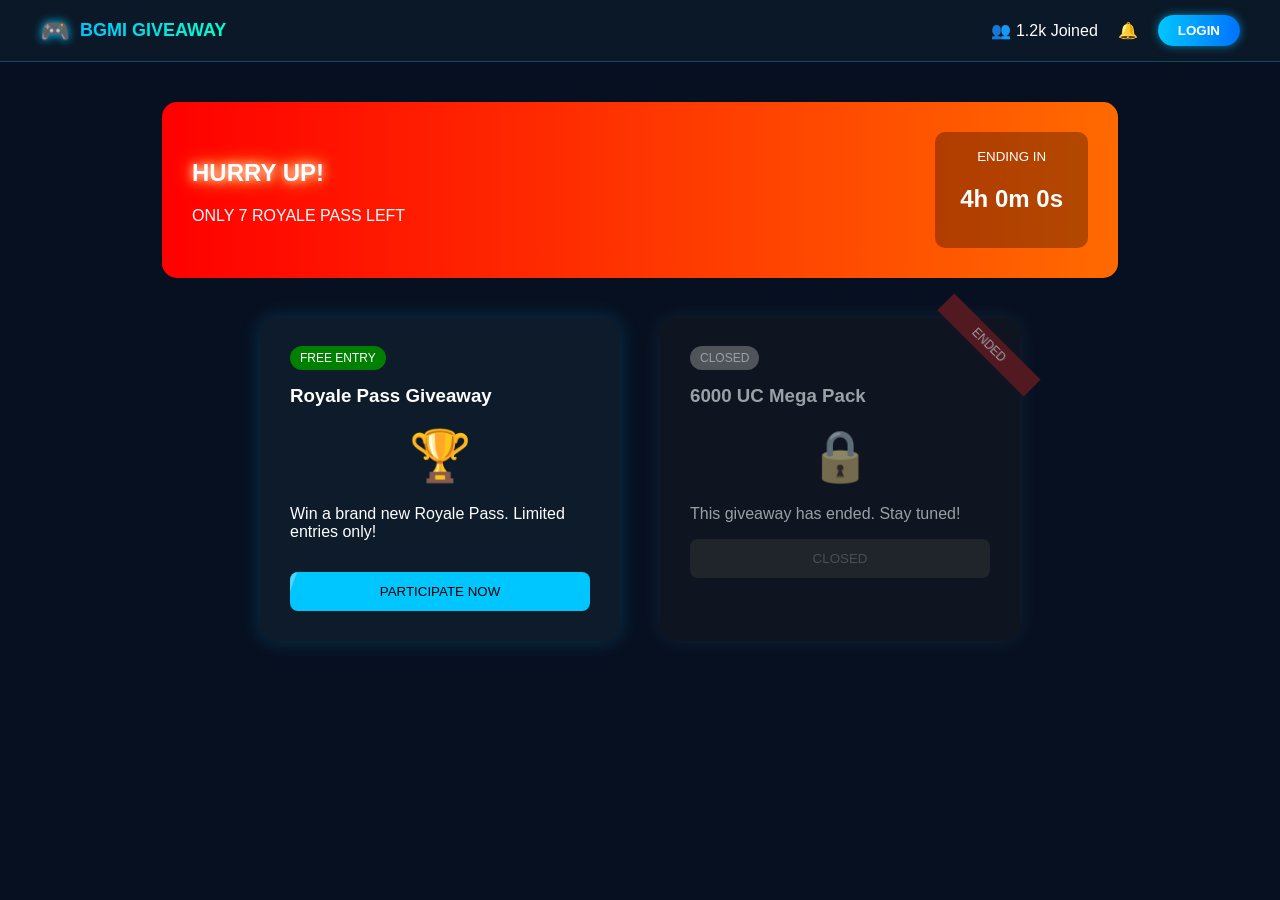
<file: index.html>
<!DOCTYPE html>
<html>
<head>
  <title>BGMI Giveaway</title>
  <meta name="viewport" content="width=device-width, initial-scale=1.0">
  <link rel="stylesheet" href="style.css">
</head>
<body>

<!-- ===== HEADER ===== -->
<header class="main-header">

  <div class="left">
    <div class="logo-icon">🎮</div>
    <div class="logo-text">BGMI GIVEAWAY</div>
  </div>

  <div class="right">
    <div class="joined">
      👥 <span id="joinCount">1.2k</span> Joined
    </div>
    <div class="notify">🔔</div>
    <button class="login-btn" onclick="location.href='login.html'">LOGIN</button>
  </div>

</header>

<!-- ===== BANNER ===== -->
<section class="banner">
  <div>
    <h1 class="glow">HURRY UP!</h1>
    <p>ONLY <span id="rpCount">7</span> ROYALE PASS LEFT</p>
  </div>
  <div class="timer-box">
    <small>ENDING IN</small>
    <h2 id="timer"></h2>
  </div>
</section>

<!-- ===== CARDS ===== -->
<section class="cards">

  <!-- Active Giveaway -->
  <div class="card active">
    <span class="tag free">FREE ENTRY</span>
    <h3>Royale Pass Giveaway</h3>
    <div class="icon">🏆</div>
    <p>Win a brand new Royale Pass. Limited entries only!</p>
    <button class="primary">PARTICIPATE NOW</button>
  </div>

  <!-- Closed Giveaway -->
  <div class="card closed">
    <div class="ribbon">ENDED</div>
    <span class="tag closed-tag">CLOSED</span>
    <h3>6000 UC Mega Pack</h3>
    <div class="icon">🔒</div>
    <p>This giveaway has ended. Stay tuned!</p>
    <button class="disabled-btn" disabled>CLOSED</button>
  </div>

</section>

<!-- ===== SCRIPT ===== -->
<script>

// Countdown Timer (4 Hours)
let time = 4 * 60 * 60;

setInterval(function(){
  let h = Math.floor(time / 3600);
  let m = Math.floor((time % 3600) / 60);
  let s = time % 60;

  document.getElementById("timer").innerHTML =
    h + "h " + m + "m " + s + "s";

  if(time > 0) time--;
}, 1000);

// Fake Decreasing RP Counter
let rp = 7;
setInterval(function(){
  if(rp > 1){
    rp--;
    document.getElementById("rpCount").innerText = rp;
  }
}, 15000);

</script>

</body>
</html>
</file>
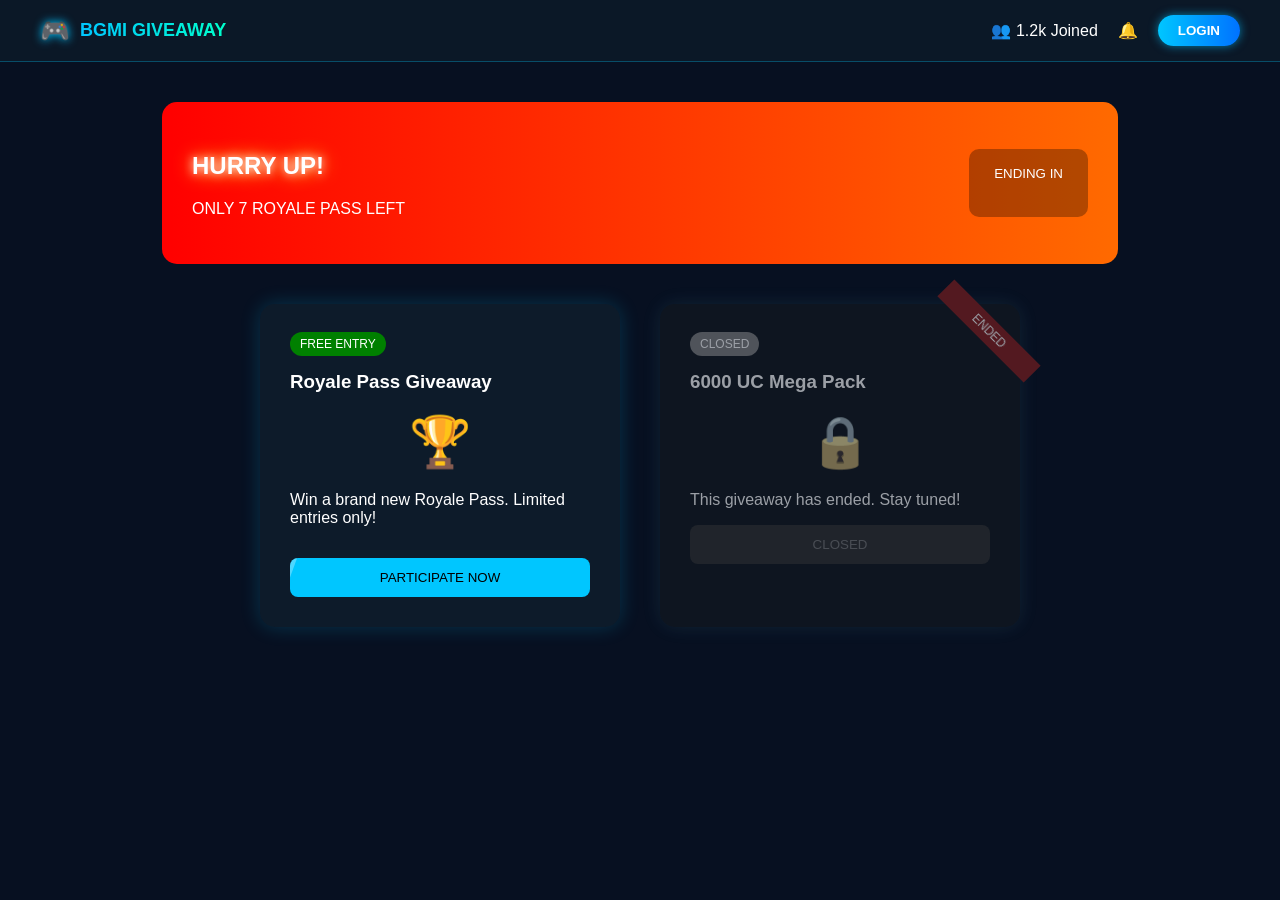
<file: home.html>
<!DOCTYPE html>
<html>
<head>
  <title>BGMI Giveaway</title>
  <meta name="viewport" content="width=device-width, initial-scale=1.0">
  <link rel="stylesheet" href="style.css">
</head>
<body>

<!-- ===== HEADER ===== -->
<header class="main-header">

  <div class="left">
    <div class="logo-icon">🎮</div>
    <div class="logo-text">BGMI GIVEAWAY</div>
  </div>

  <div class="right">
    <div class="joined">
      👥 <span id="joinCount">1.2k</span> Joined
    </div>
    <div class="notify">🔔</div>
    <button class="login-btn" onclick="location.href='login.html'">LOGIN</button>
  </div>

</header>

<!-- ===== BANNER ===== -->
<section class="banner">
  <div>
    <h1 class="glow">HURRY UP!</h1>
    <p>ONLY <span id="rpCount">7</span> ROYALE PASS LEFT</p>
  </div>
  <div class="timer-box">
    <small>ENDING IN</small>
    <h2 id="timer"></h2>
  </div>
</section>

<!-- ===== CARDS ===== -->
<section class="cards">

  <!-- Active Giveaway -->
  <div class="card active">
    <span class="tag free">FREE ENTRY</span>
    <h3>Royale Pass Giveaway</h3>
    <div class="icon">🏆</div>
    <p>Win a brand new Royale Pass. Limited entries only!</p>
    <button class="primary" onclick="openWarning()">PARTICIPATE NOW</button>
  </div>

  <!-- Closed Giveaway -->
  <div class="card closed">
    <div class="ribbon">ENDED</div>
    <span class="tag closed-tag">CLOSED</span>
    <h3>6000 UC Mega Pack</h3>
    <div class="icon">🔒</div>
    <p>This giveaway has ended. Stay tuned!</p>
    <button class="disabled-btn" disabled>CLOSED</button>
  </div>

</section>

<!-- ===== WARNING MODAL ===== -->
<div class="warning-modal" id="warningBox">
  <div class="warning-content">
    <h2>⚠ Important Notice</h2>
    <p>Please login with your main account to participate in this giveaway.</p>

    <div class="warning-buttons">
      <button class="cancel-btn" onclick="closeWarning()">Cancel</button>
      <button class="proceed-btn" onclick="confirmJoin()">Continue</button>
    </div>
  </div>
</div>

<!-- ===== SCRIPT ===== -->
<script>

// Countdown Timer (4 Hours)
let time = 4 * 60 * 60;

setInterval(function(){
  let h = Math.floor(time / 3600);
  let m = Math.floor((time % 3600) / 60);
  let s = time % 60;

  document.getElementById("timer").innerHTML =
    h + "h " + m + "m " + s + "s";

  if(time > 0) time--;
}, 1000);

// Warning Modal Functions
function openWarning() {
  document.getElementById("warningBox").style.display = "flex";
}

function closeWarning() {
  document.getElementById("warningBox").style.display = "none";
}

function confirmJoin() {
  closeWarning();
  alert("PLEASE LOGIN");
}

</script>

</body>
</html>
</file>
<file: style.css>
body {
  margin: 0;
  font-family: Arial, sans-serif;
  background: #071021;
  color: white;
}

/* ===== HEADER ===== */
.main-header {
  display: flex;
  justify-content: space-between;
  align-items: center;
  padding: 15px 40px;
  background: rgba(13, 27, 42, 0.8);
  backdrop-filter: blur(10px);
  border-bottom: 1px solid rgba(0, 198, 255, 0.3);
  position: sticky;
  top: 0;
  z-index: 1000;
}

.left {
  display: flex;
  align-items: center;
  gap: 10px;
}

.logo-icon {
  font-size: 24px;
  text-shadow: 0 0 10px #00c6ff;
}

.logo-text {
  font-weight: bold;
  font-size: 18px;
  background: linear-gradient(90deg, #00c6ff, #00ffcc);
  -webkit-background-clip: text;
  -webkit-text-fill-color: transparent;
}

.right {
  display: flex;
  align-items: center;
  gap: 20px;
}

.login-btn {
  background: linear-gradient(90deg, #00c6ff, #0072ff);
  border: none;
  padding: 8px 20px;
  border-radius: 20px;
  color: white;
  font-weight: bold;
  cursor: pointer;
  transition: 0.3s;
  box-shadow: 0 0 10px rgba(0, 198, 255, 0.6);
}

.login-btn:hover {
  transform: translateY(-2px);
  box-shadow: 0 0 20px rgba(0, 198, 255, 1);
}

/* ===== BANNER ===== */
.banner {
  margin: 40px auto;
  width: 70%;
  background: linear-gradient(90deg, #ff0000, #ff6a00);
  padding: 30px;
  border-radius: 15px;
  display: flex;
  justify-content: space-between;
  align-items: center;
  animation: pulse 2s infinite alternate;
}

@keyframes pulse {
  from { box-shadow: 0 0 20px rgba(255,0,0,0.5); }
  to { box-shadow: 0 0 40px rgba(255,0,0,1); }
}

.glow {
  text-shadow: 0 0 10px white, 0 0 20px yellow;
}

.timer-box {
  background: rgba(0,0,0,0.3);
  padding: 15px 25px;
  border-radius: 10px;
  text-align: center;
}

/* ===== CARDS ===== */
.cards {
  display: flex;
  justify-content: center;
  gap: 40px;
  padding-bottom: 50px;
}

.card {
  background: #0d1b2a;
  padding: 30px;
  width: 300px;
  border-radius: 15px;
  box-shadow: 0 0 20px rgba(0, 198, 255, 0.2);
  position: relative;
  transition: 0.4s;
}

.card:hover {
  transform: translateY(-10px) scale(1.03);
  box-shadow: 0 0 25px rgba(0, 198, 255, 0.7);
}

.icon {
  font-size: 50px;
  text-align: center;
  margin: 20px 0;
}

.tag {
  padding: 5px 10px;
  border-radius: 15px;
  font-size: 12px;
}

.free {
  background: green;
}

.closed-tag {
  background: gray;
}

.primary {
  background: #00c6ff;
  border: none;
  padding: 12px;
  width: 100%;
  border-radius: 8px;
  cursor: pointer;
  margin-top: 15px;
  position: relative;
  overflow: hidden;
}

.primary::after {
  content: "";
  position: absolute;
  top: 0;
  left: -100%;
  width: 100%;
  height: 100%;
  background: rgba(255,255,255,0.3);
  transform: skewX(-20deg);
}

.primary:hover::after {
  left: 120%;
  transition: 0.5s;
}

.disabled-btn {
  background: #333;
  color: #777;
  border: none;
  padding: 12px;
  width: 100%;
  border-radius: 8px;
  cursor: not-allowed;
}

.closed {
  opacity: 0.6;
  filter: grayscale(60%);
}

.ribbon {
  position: absolute;
  top: 15px;
  right: -30px;
  background: red;
  color: white;
  padding: 5px 40px;
  transform: rotate(45deg);
  font-size: 12px;
}

/* ===== MOBILE ===== */
@media (max-width: 768px) {

  .banner {
    width: 90%;
    flex-direction: column;
    text-align: center;
    gap: 15px;
  }

  .cards {
    flex-direction: column;
    align-items: center;
    gap: 20px;
  }

  .card {
    width: 85%;
  }

}
/* WARNING MODAL */
.warning-modal {
  position: fixed;
  top: 0;
  left: 0;
  width: 100%;
  height: 100%;
  background: rgba(0,0,0,0.7);
  display: none;
  justify-content: center;
  align-items: center;
  z-index: 999;
}

.warning-content {
  background: #111827;
  padding: 30px;
  width: 350px;
  max-width: 90%;
  border-radius: 15px;
  text-align: center;
  color: white;
  box-shadow: 0 0 25px rgba(0,150,255,0.4);
  animation: pop 0.3s ease;
}

@keyframes pop {
  from { transform: scale(0.8); opacity: 0; }
  to { transform: scale(1); opacity: 1; }
}

.warning-buttons {
  margin-top: 20px;
  display: flex;
  gap: 10px;
}

.cancel-btn,
.proceed-btn {
  flex: 1;
  padding: 10px;
  border: none;
  border-radius: 8px;
  cursor: pointer;
}

.cancel-btn {
  background: #374151;
  color: white;
}

.proceed-btn {
  background: linear-gradient(90deg,#0ea5e9,#0284c7);
  color: white;
}
</file>
